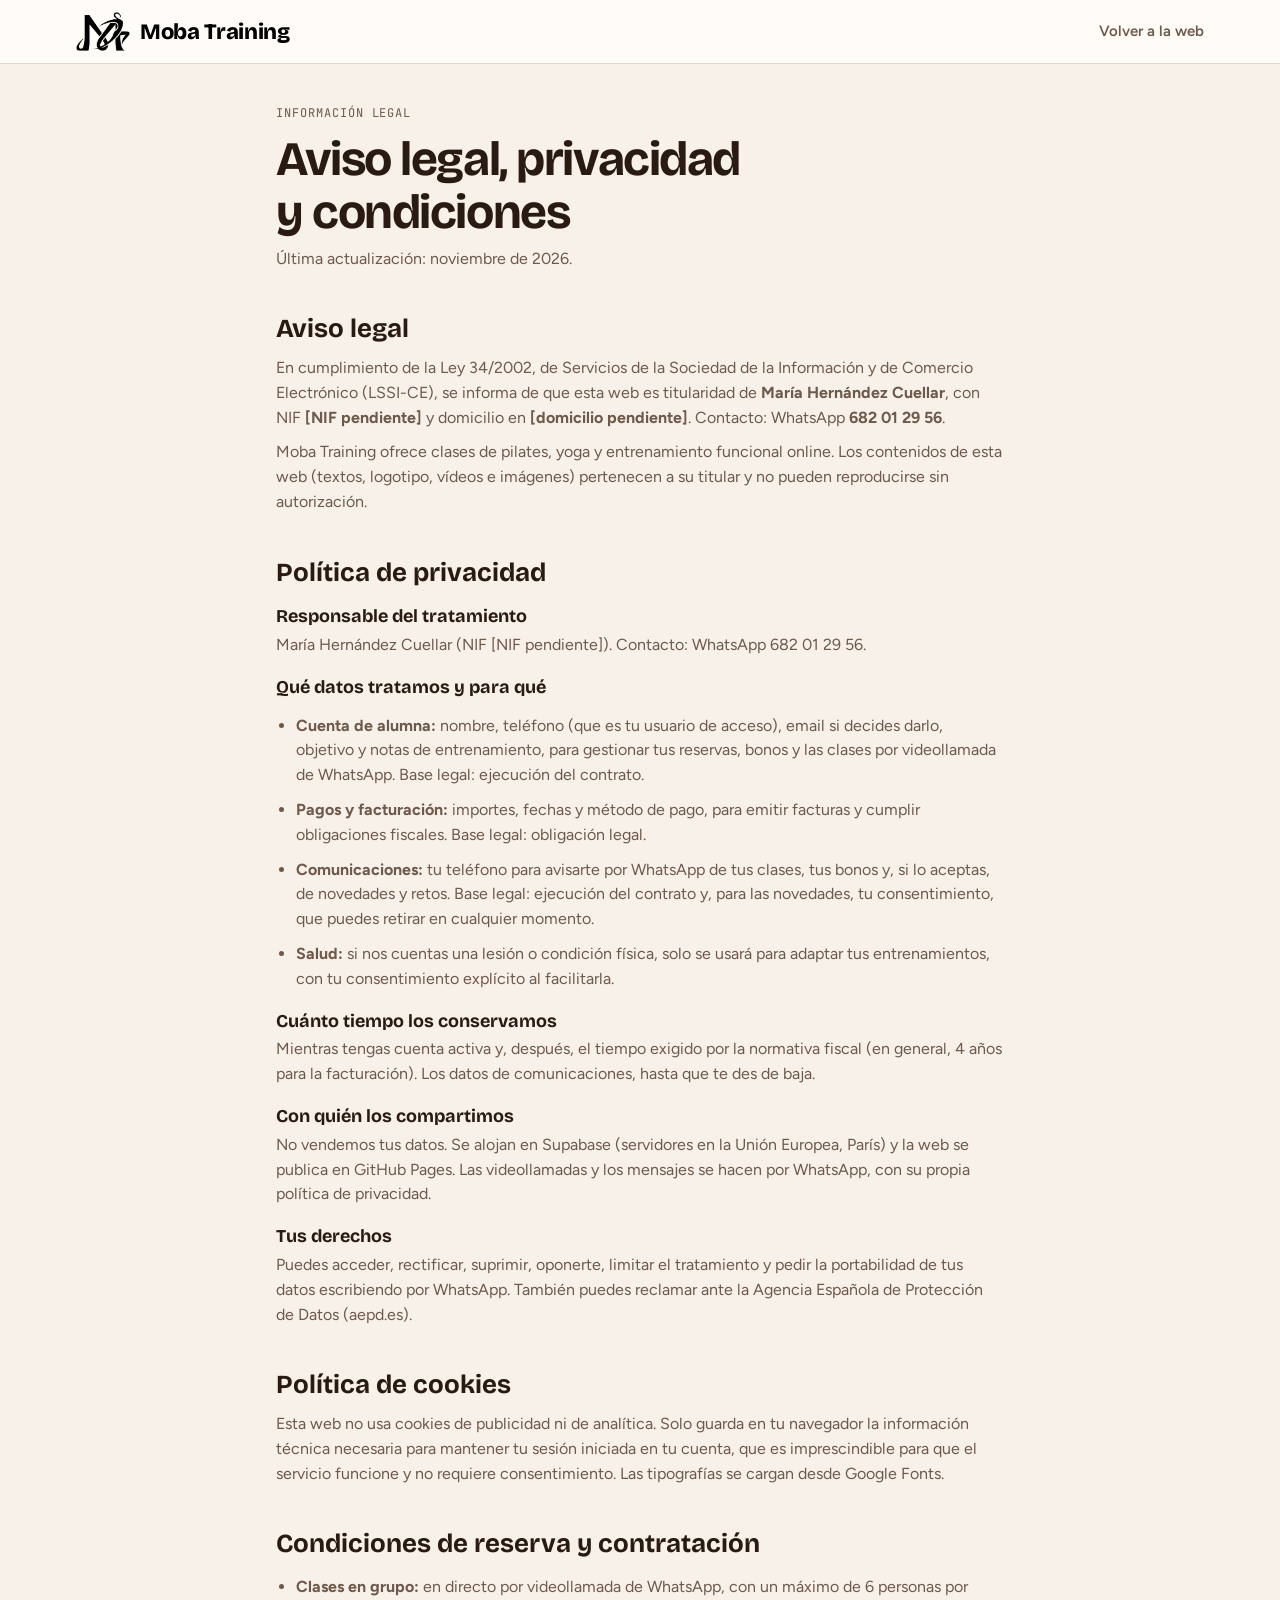
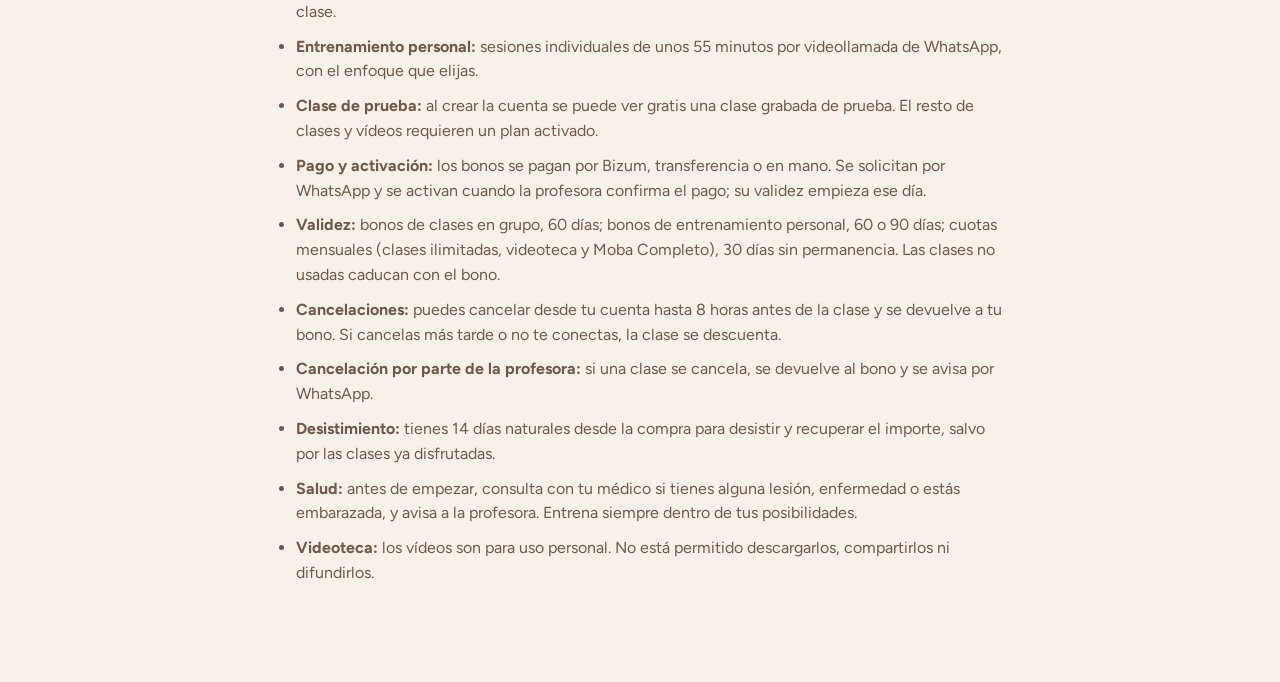
<file: legal.html>
<!doctype html>
<html lang="es">
<head>
<meta charset="utf-8">
<meta name="viewport" content="width=device-width,initial-scale=1,viewport-fit=cover">
<title>Información legal · Moba Training</title>
<link rel="icon" href="assets/logo.png">
<link rel="preconnect" href="https://fonts.googleapis.com">
<link rel="stylesheet" href="https://fonts.googleapis.com/css2?family=Bricolage+Grotesque:opsz,wght@12..96,500;12..96,700;12..96,800&family=Figtree:wght@400;500;600;700&family=JetBrains+Mono:wght@500&display=swap">
<link rel="stylesheet" href="css/styles.css">
<style>
  .legal{max-width:760px;padding-block:40px 80px}
  .legal h1{font-size:clamp(32px,5vw,48px);letter-spacing:-.03em;margin-bottom:8px}
  .legal h2{font-size:26px;margin:44px 0 12px;scroll-margin-top:90px}
  .legal h3{font-size:18px;margin:20px 0 6px}
  .legal p,.legal li{color:var(--muted);margin-bottom:10px}
  .legal ul{padding-left:20px}
</style>
</head>
<body>
<header class="topbar"><div class="wrap"><a class="logo" href="index.html"><span class="mark" role="img" aria-label="Logo de Moba Training"></span>Moba Training</a><nav><a href="index.html">Volver a la web</a></nav></div></header>
<main class="wrap legal">
  <p class="eyebrow">Información legal</p>
  <h1>Aviso legal, privacidad y condiciones</h1>
  <p>Última actualización: noviembre de 2026.</p>

  <h2 id="aviso">Aviso legal</h2>
  <p>En cumplimiento de la Ley 34/2002, de Servicios de la Sociedad de la Información y de Comercio Electrónico (LSSI-CE), se informa de que esta web es titularidad de <b class="t-tit"></b>, con NIF <b class="t-nif"></b> y domicilio en <b class="t-dir"></b>. Contacto: WhatsApp <b class="t-wa"></b>.</p>
  <p>Moba Training ofrece clases de pilates, yoga y entrenamiento funcional online. Los contenidos de esta web (textos, logotipo, vídeos e imágenes) pertenecen a su titular y no pueden reproducirse sin autorización.</p>

  <h2 id="privacidad">Política de privacidad</h2>
  <h3>Responsable del tratamiento</h3>
  <p><span class="t-tit"></span> (NIF <span class="t-nif"></span>). Contacto: WhatsApp <span class="t-wa"></span>.</p>
  <h3>Qué datos tratamos y para qué</h3>
  <ul>
    <li><b>Cuenta de alumna:</b> nombre, teléfono (que es tu usuario de acceso), email si decides darlo, objetivo y notas de entrenamiento, para gestionar tus reservas, bonos y las clases por videollamada de WhatsApp. Base legal: ejecución del contrato.</li>
    <li><b>Pagos y facturación:</b> importes, fechas y método de pago, para emitir facturas y cumplir obligaciones fiscales. Base legal: obligación legal.</li>
    <li><b>Comunicaciones:</b> tu teléfono para avisarte por WhatsApp de tus clases, tus bonos y, si lo aceptas, de novedades y retos. Base legal: ejecución del contrato y, para las novedades, tu consentimiento, que puedes retirar en cualquier momento.</li>
    <li><b>Salud:</b> si nos cuentas una lesión o condición física, solo se usará para adaptar tus entrenamientos, con tu consentimiento explícito al facilitarla.</li>
  </ul>
  <h3>Cuánto tiempo los conservamos</h3>
  <p>Mientras tengas cuenta activa y, después, el tiempo exigido por la normativa fiscal (en general, 4 años para la facturación). Los datos de comunicaciones, hasta que te des de baja.</p>
  <h3>Con quién los compartimos</h3>
  <p>No vendemos tus datos. Se alojan en Supabase (servidores en la Unión Europea, París) y la web se publica en GitHub Pages. Las videollamadas y los mensajes se hacen por WhatsApp, con su propia política de privacidad.</p>
  <h3>Tus derechos</h3>
  <p>Puedes acceder, rectificar, suprimir, oponerte, limitar el tratamiento y pedir la portabilidad de tus datos escribiendo por WhatsApp. También puedes reclamar ante la Agencia Española de Protección de Datos (aepd.es).</p>

  <h2 id="cookies">Política de cookies</h2>
  <p>Esta web no usa cookies de publicidad ni de analítica. Solo guarda en tu navegador la información técnica necesaria para mantener tu sesión iniciada en tu cuenta, que es imprescindible para que el servicio funcione y no requiere consentimiento. Las tipografías se cargan desde Google Fonts.</p>

  <h2 id="condiciones">Condiciones de reserva y contratación</h2>
  <ul>
    <li><b>Clases en grupo:</b> en directo por videollamada de WhatsApp, con un máximo de 6 personas por clase.</li>
    <li><b>Entrenamiento personal:</b> sesiones individuales de unos 55 minutos por videollamada de WhatsApp, con el enfoque que elijas.</li>
    <li><b>Clase de prueba:</b> al crear la cuenta se puede ver gratis una clase grabada de prueba. El resto de clases y vídeos requieren un plan activado.</li>
    <li><b>Pago y activación:</b> los bonos se pagan por Bizum, transferencia o en mano. Se solicitan por WhatsApp y se activan cuando la profesora confirma el pago; su validez empieza ese día.</li>
    <li><b>Validez:</b> bonos de clases en grupo, 60 días; bonos de entrenamiento personal, 60 o 90 días; cuotas mensuales (clases ilimitadas, videoteca y Moba Completo), 30 días sin permanencia. Las clases no usadas caducan con el bono.</li>
    <li><b>Cancelaciones:</b> puedes cancelar desde tu cuenta hasta 8 horas antes de la clase y se devuelve a tu bono. Si cancelas más tarde o no te conectas, la clase se descuenta.</li>
    <li><b>Cancelación por parte de la profesora:</b> si una clase se cancela, se devuelve al bono y se avisa por WhatsApp.</li>
    <li><b>Desistimiento:</b> tienes 14 días naturales desde la compra para desistir y recuperar el importe, salvo por las clases ya disfrutadas.</li>
    <li><b>Salud:</b> antes de empezar, consulta con tu médico si tienes alguna lesión, enfermedad o estás embarazada, y avisa a la profesora. Entrena siempre dentro de tus posibilidades.</li>
    <li><b>Videoteca:</b> los vídeos son para uso personal. No está permitido descargarlos, compartirlos ni difundirlos.</li>
  </ul>
</main>
<script src="js/config.js"></script>
<script>
  const F = window.MOBA.fiscal;
  document.querySelectorAll('.t-tit').forEach((e) => (e.textContent = F.titular));
  document.querySelectorAll('.t-nif').forEach((e) => (e.textContent = F.nif || '[NIF pendiente]'));
  document.querySelectorAll('.t-dir').forEach((e) => (e.textContent = F.direccion || '[domicilio pendiente]'));
  document.querySelectorAll('.t-wa').forEach((e) => (e.textContent = window.MOBA.whatsappVisible));
</script>
</body>
</html>
</file>
<file: css/styles.css>
/* Moba Training · estilos comunes (web, área de alumna y panel) */
:root{
  --bg:#F7F1EA; --surface:#FFFCF8; --sunk:#EEE3D6;
  --ink:#2A1B12; --muted:#6E594A; --line:#E3D4C3;
  --accent:#8A5A36; --accent-ink:#FFFFFF; --accent-soft:#EBDAC6; --accent-text:#7A4C2A;
  --sage:#DCC6AB; --sage-ink:#3E2A1C;
  --sun:#F1E3CE; --sun-ink:#5A3D22;
  --deep:#3A2517; --deep-ink:#F7F1EA;
  --gold:#C29563; --logo-ink:#000000;
  --ok:#2F7A4B; --ok-soft:#DDEBDD; --warn:#A24E2C; --warn-soft:#F5DED2;
  --f-display:"Bricolage Grotesque","Segoe UI",system-ui,sans-serif;
  --f-body:"Figtree","Segoe UI",system-ui,sans-serif;
  --f-mono:"JetBrains Mono",ui-monospace,Consolas,monospace;
  --r:14px;
  color-scheme:light;
}
@media (prefers-color-scheme:dark){:root{
  --bg:#16100C; --surface:#211812; --sunk:#2B2019;
  --ink:#F3E9DF; --muted:#BEA793; --line:#3D2E23;
  --accent:#D1A06D; --accent-ink:#16100C; --accent-soft:#3D2A1C; --accent-text:#E2B788;
  --sage:#3A2A1E; --sage-ink:#E6CFB4;
  --sun:#33261A; --sun-ink:#EBD3B3;
  --deep:#E6CFB4; --deep-ink:#1E150E;
  --logo-ink:#F3E9DF;
  --ok:#7FD39F; --ok-soft:#1E3326; --warn:#E3906A; --warn-soft:#3A2018;
  color-scheme:dark;
}}
*{box-sizing:border-box}
html{scroll-behavior:smooth}
body{margin:0;background:var(--bg);color:var(--ink);font-family:var(--f-body);font-size:16px;line-height:1.55}
h1,h2,h3,h4{font-family:var(--f-display);line-height:1.1;text-wrap:balance;margin:0}
p{margin:0}
img{max-width:100%}
a{color:var(--accent-text)}
button,input,select,textarea{font:inherit}
button{cursor:pointer}
[hidden]{display:none!important}
:focus-visible{outline:3px solid var(--accent-text);outline-offset:2px;border-radius:6px}
.wrap{max-width:1160px;margin:0 auto;padding-left:max(16px,env(safe-area-inset-left,0px));padding-right:max(16px,env(safe-area-inset-right,0px))}
.eyebrow{font-family:var(--f-mono);font-size:12px;letter-spacing:.08em;text-transform:uppercase;color:var(--muted)}
.num{font-variant-numeric:tabular-nums}
.muted{color:var(--muted)}
.small{font-size:14px}
.tiny{font-size:12px}

/* logo */
.mark{display:inline-block;aspect-ratio:693/505;background:var(--logo-ink);-webkit-mask:url("../assets/logo.png") center/contain no-repeat;mask:url("../assets/logo.png") center/contain no-repeat}
.logo{font-family:var(--f-display);font-weight:800;font-size:22px;letter-spacing:-.02em;display:flex;align-items:center;gap:10px;color:var(--logo-ink);text-decoration:none}
.logo .mark{width:54px}

/* botones */
.btn{display:inline-flex;align-items:center;justify-content:center;gap:8px;border:0;border-radius:999px;padding:12px 22px;font-weight:700;font-size:15px;text-decoration:none;transition:transform .15s,opacity .15s;white-space:nowrap}
.btn:hover{transform:translateY(-1px)}
.btn-p{background:var(--accent);color:var(--accent-ink)}
.btn-d{background:var(--deep);color:var(--deep-ink)}
.btn-g{background:transparent;color:var(--ink);border:1.5px solid var(--ink)}
.btn-l{background:transparent;color:var(--accent-text);padding:6px 8px}
.btn-s{padding:8px 14px;font-size:14px}
.btn-xs{padding:5px 10px;font-size:13px}
.btn-wa{background:#1F7A4D;color:#fff}
.btn[disabled]{opacity:.45;cursor:not-allowed;transform:none}

/* píldoras */
.pill{display:inline-flex;align-items:center;gap:6px;font-size:12px;font-weight:700;padding:4px 10px;border-radius:999px;white-space:nowrap}
.pill.a{background:var(--accent-soft);color:var(--accent-text)}
.pill.g{background:var(--sage);color:var(--sage-ink)}
.pill.s{background:var(--sun);color:var(--sun-ink)}
.pill.ok{background:var(--ok-soft);color:var(--ok)}
.pill.warn{background:var(--warn-soft);color:var(--warn)}
.pill.live::before{content:"";width:7px;height:7px;border-radius:50%;background:currentColor;animation:pulse 1.6s infinite}
@keyframes pulse{50%{opacity:.25}}

/* formularios */
.field{display:grid;gap:5px;font-size:14px;font-weight:600}
.field input,.field select,.field textarea,.inp{padding:11px 13px;border-radius:10px;border:1px solid var(--line);background:var(--bg);color:var(--ink);font-weight:400;width:100%;min-width:0}
.field textarea{min-height:90px;resize:vertical}
.check{display:flex;gap:10px;align-items:flex-start;font-size:14px;font-weight:400}
.check input{margin-top:4px;accent-color:var(--accent)}
.form{display:grid;gap:14px}
.err{color:var(--warn);font-size:14px;font-weight:600}
.okmsg{background:var(--ok-soft);color:var(--ok);border-radius:12px;padding:12px 14px;font-size:14px;font-weight:600}

/* tarjetas y estructura */
.card{background:var(--surface);border:1px solid var(--line);border-radius:18px;padding:20px;display:grid;gap:12px;align-content:start;min-width:0}
.card h3{font-size:19px}
.row{display:flex;justify-content:space-between;align-items:center;gap:12px;padding-block:11px;border-bottom:1px solid var(--line);flex-wrap:wrap}
.row:last-child{border-bottom:0}
.row .l{min-width:0;flex:1 1 200px}
.row .l b{display:block}
.row .l span{font-size:13px;color:var(--muted)}
.acts{display:flex;gap:6px;flex-wrap:wrap}
.empty{color:var(--muted);font-size:14px;padding-block:8px}
.tabs{display:inline-flex;background:var(--sunk);border-radius:999px;padding:4px;flex-wrap:wrap}
.tabs button{border:0;background:transparent;padding:8px 16px;border-radius:999px;font-weight:600;color:var(--muted)}
.tabs button[aria-selected="true"]{background:var(--surface);color:var(--ink);box-shadow:0 1px 3px rgba(0,0,0,.12)}
.tbl{overflow-x:auto;border:1px solid var(--line);border-radius:16px;background:var(--surface)}
table{border-collapse:collapse;width:100%;font-size:14px}
th,td{text-align:left;padding:11px 14px;border-bottom:1px solid var(--line);vertical-align:middle}
th{font-family:var(--f-mono);font-size:11px;letter-spacing:.08em;text-transform:uppercase;color:var(--muted);font-weight:500;background:var(--sunk);white-space:nowrap}
tr:last-child td{border-bottom:0}
td.r,th.r{text-align:right;font-variant-numeric:tabular-nums;white-space:nowrap}

/* barra superior de la app */
body::before{content:"";position:fixed;inset:0 0 auto;height:env(safe-area-inset-top,0px);z-index:30;background:var(--surface)}
.topbar{position:sticky;top:env(safe-area-inset-top,0px);z-index:20;background:color-mix(in srgb,var(--surface) 92%,transparent);backdrop-filter:blur(8px);border-bottom:1px solid var(--line)}
.topbar .wrap{display:flex;align-items:center;gap:18px;padding-block:12px;flex-wrap:wrap}
.topbar nav{display:flex;gap:18px;flex-wrap:wrap;margin-left:auto}
.topbar nav a{color:var(--muted);text-decoration:none;font-weight:600;font-size:15px}
.topbar nav a:hover,.topbar nav a[aria-current="page"]{color:var(--ink)}

/* modal */
.modal{position:fixed;inset:0;z-index:40;background:color-mix(in srgb,var(--deep) 45%,transparent);display:grid;place-items:center;padding:16px}
.modal .box{background:var(--surface);border-radius:20px;padding:24px;width:min(520px,100%);max-height:calc(100vh - 32px);overflow:auto;display:grid;gap:14px}
.modal .box h3{font-size:22px}
.modal .foot{display:flex;gap:8px;justify-content:flex-end;flex-wrap:wrap}

/* aviso flotante */
.toast{position:fixed;left:50%;transform:translateX(-50%);bottom:calc(20px + env(safe-area-inset-bottom,0px));z-index:50;background:var(--deep);color:var(--deep-ink);padding:12px 18px;border-radius:999px;font-weight:600;font-size:14px;max-width:calc(100vw - 32px);text-align:center}
.toast.bad{background:var(--warn);color:#fff}

/* calendario semanal compartido */
.weekbar{display:flex;align-items:center;gap:10px;margin-bottom:14px;flex-wrap:wrap}
.days{display:grid;grid-template-columns:repeat(7,minmax(0,1fr));gap:6px;margin-bottom:16px}
.days button{border:1px solid var(--line);background:var(--surface);color:var(--ink);border-radius:12px;padding:8px 2px;display:grid;text-align:center}
.days button small{font-size:11px;color:var(--muted);text-transform:uppercase;letter-spacing:.06em}
.days button b{font-family:var(--f-display);font-size:20px}
.days button i{font-style:normal;font-size:10px;color:var(--accent-text);height:12px}
.days button[aria-pressed="true"]{background:var(--deep);color:var(--deep-ink);border-color:var(--deep)}
.days button[aria-pressed="true"] small,.days button[aria-pressed="true"] i{color:inherit;opacity:.75}
.slots{display:grid;gap:10px}
.slot{display:grid;grid-template-columns:64px 1fr auto;gap:16px;align-items:center;background:var(--surface);border:1px solid var(--line);border-radius:var(--r);padding:14px 16px}
.slot time{font-family:var(--f-mono);font-size:15px;font-weight:500}
.slot .info{min-width:0}
.slot .info b{display:block}
.slot .info span{font-size:13px;color:var(--muted)}
.cap{display:flex;align-items:center;gap:8px;font-size:12px;color:var(--muted);margin-top:4px}
.cap .bar{width:80px;height:5px;border-radius:9px;background:var(--sunk);overflow:hidden}
.cap .bar i{display:block;height:100%;background:var(--accent)}

@media (max-width:560px){
  .slot{grid-template-columns:56px 1fr}
  .slot>.btn,.slot>.acts{grid-column:1/-1}
  .days button b{font-size:17px}
  .topbar nav{margin-left:0;gap:14px}
}
@media (prefers-reduced-motion:reduce){*{animation:none!important;transition:none!important;scroll-behavior:auto!important}}
</file>
